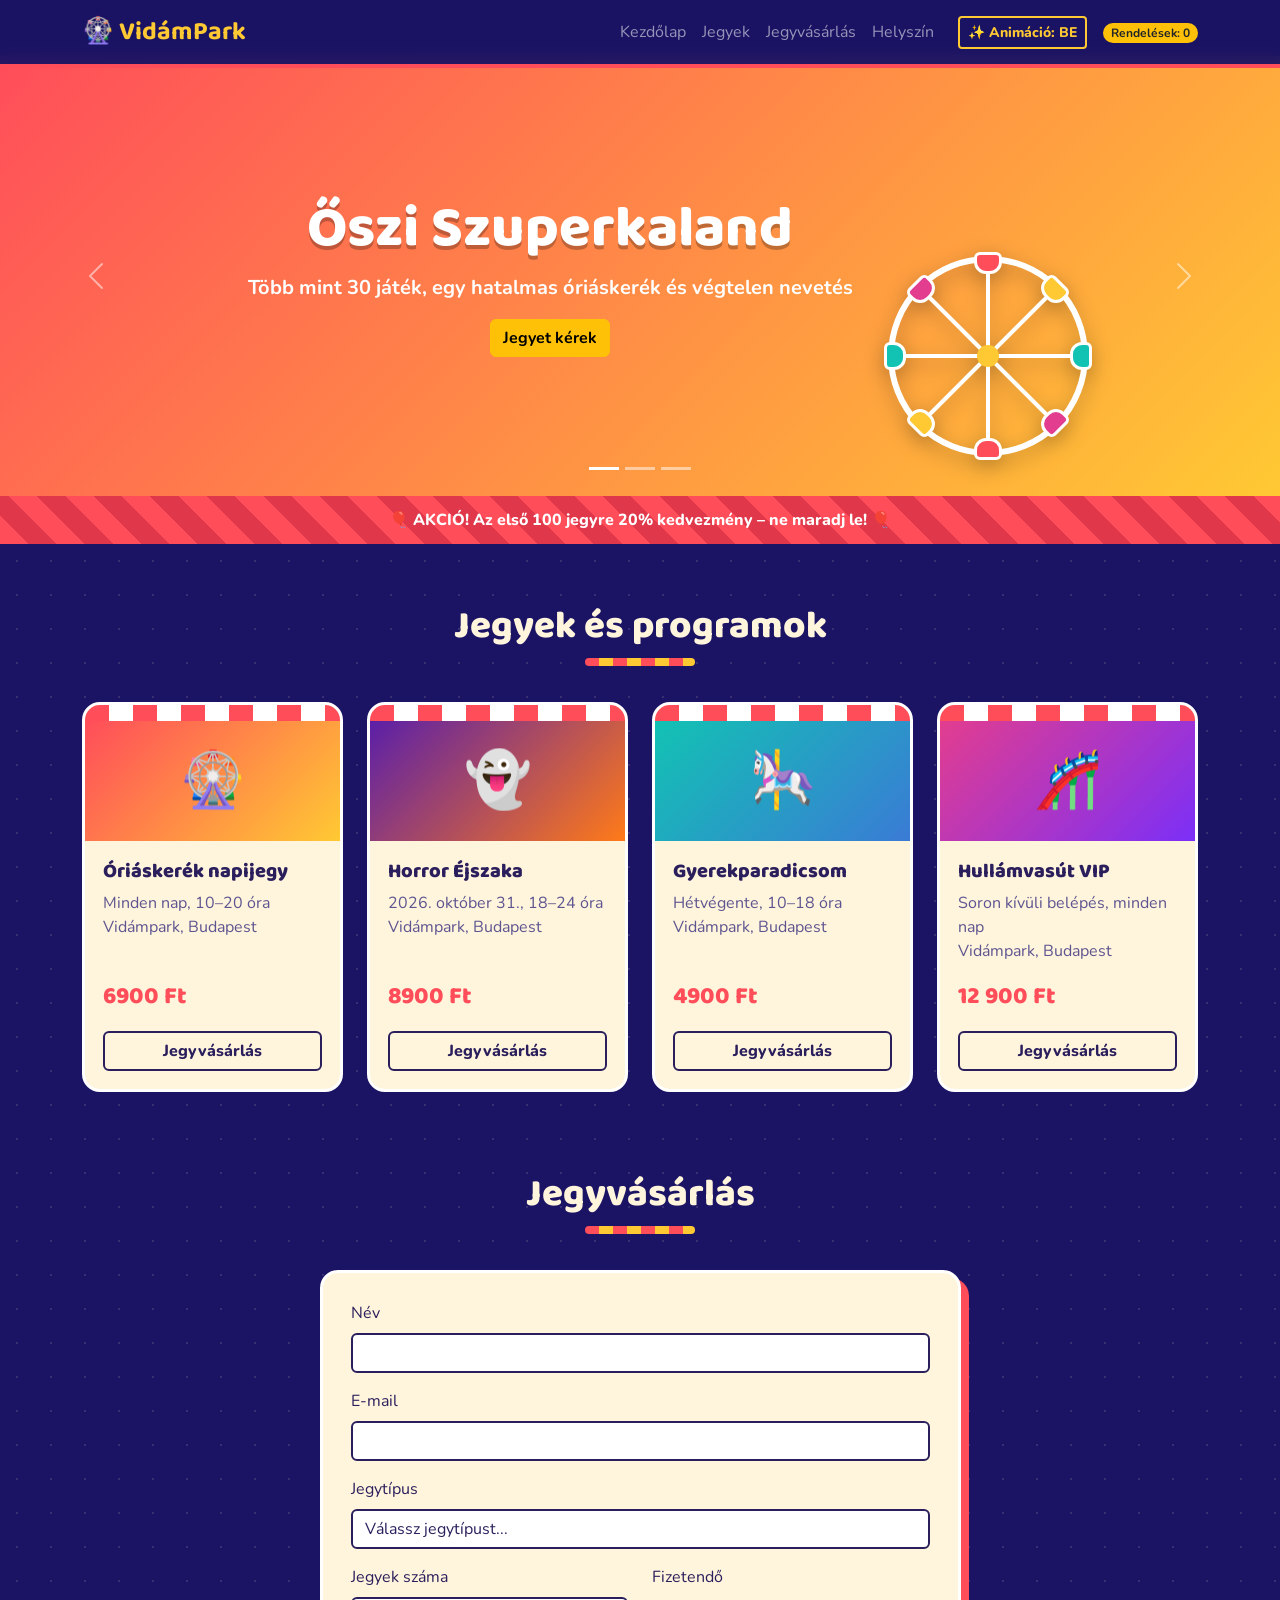
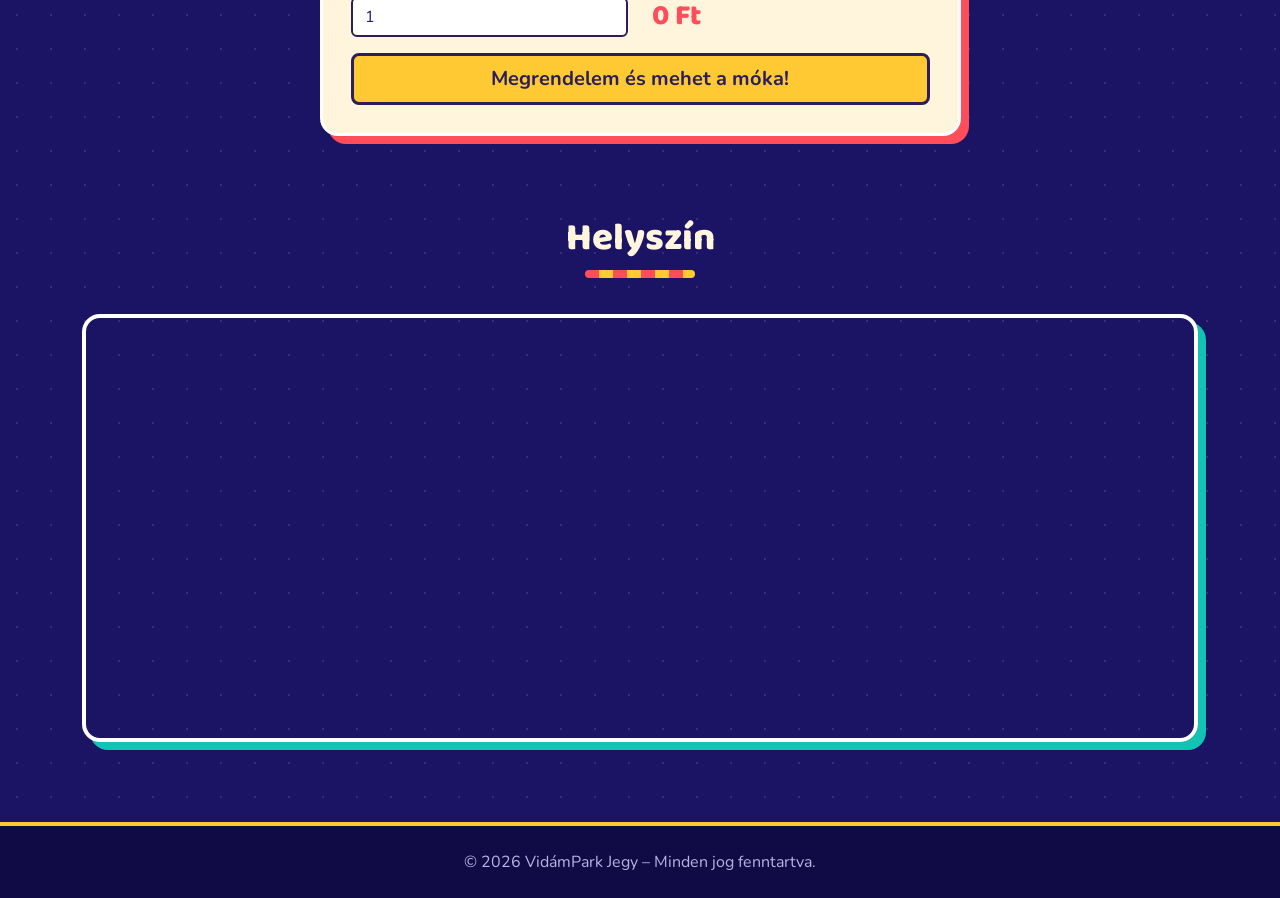
<file: Jegyvásárlás/index.html>
<!DOCTYPE html>
<html lang="hu">
<head>
<meta charset="UTF-8">
<meta name="viewport" content="width=device-width, initial-scale=1">
<title>VidámPark Jegy – Irány a móka!</title>
<link href="https://cdn.jsdelivr.net/npm/bootstrap@5.3.3/dist/css/bootstrap.min.css" rel="stylesheet">
<link href="https://fonts.googleapis.com/css2?family=Baloo+2:wght@600;800&family=Nunito:wght@400;700&display=swap" rel="stylesheet">
<link href="css.css" rel="stylesheet">
</head>
<body>

<nav class="navbar navbar-expand-lg navbar-dark fixed-top">
  <div class="container">
    <a class="navbar-brand fw-bold" href="#top">🎡 VidámPark</a>
    <button class="navbar-toggler" type="button" data-bs-toggle="collapse" data-bs-target="#menu">
      <span class="navbar-toggler-icon"></span>
    </button>
    <div class="collapse navbar-collapse" id="menu">
      <ul class="navbar-nav ms-auto align-items-lg-center">
        <li class="nav-item"><a class="nav-link" href="#top">Kezdőlap</a></li>
        <li class="nav-item"><a class="nav-link" href="#esemenyek">Jegyek</a></li>
        <li class="nav-item"><a class="nav-link" href="#rendeles">Jegyvásárlás</a></li>
        <li class="nav-item"><a class="nav-link" href="#terkep">Helyszín</a></li>
        <li class="nav-item ms-lg-3">
          <button type="button" id="animGomb" class="btn btn-sm btn-outline-warning" aria-pressed="true">✨ Animáció: BE</button>
        </li>
        <li class="nav-item ms-lg-3">
          <span class="badge rounded-pill bg-warning text-dark" id="rendelesSzamlalo">Rendelések: 0</span>
        </li>
      </ul>
    </div>
  </div>
</nav>

<header id="top">
  <div class="kerek" aria-hidden="true"><i></i><i></i><i></i><i></i><b style="--a:0deg;--c:#ff4d5a"><span></span></b><b style="--a:45deg;--c:#ffc933"><span></span></b><b style="--a:90deg;--c:#12c2b3"><span></span></b><b style="--a:135deg;--c:#e23d8f"><span></span></b><b style="--a:180deg;--c:#ff4d5a"><span></span></b><b style="--a:225deg;--c:#ffc933"><span></span></b><b style="--a:270deg;--c:#12c2b3"><span></span></b><b style="--a:315deg;--c:#e23d8f"><span></span></b></div>
  <div id="diavetites" class="carousel slide carousel-fade" data-bs-ride="carousel" data-bs-interval="4000">
    <div class="carousel-indicators" id="diaJelzok"></div>
    <div class="carousel-inner" id="diaTartalom"></div>
    <button class="carousel-control-prev" type="button" data-bs-target="#diavetites" data-bs-slide="prev">
      <span class="carousel-control-prev-icon"></span>
    </button>
    <button class="carousel-control-next" type="button" data-bs-target="#diavetites" data-bs-slide="next">
      <span class="carousel-control-next-icon"></span>
    </button>
  </div>
</header>

<div class="reklam-sav">
  <span class="villogo">🎈 AKCIÓ! Az első 100 jegyre 20% kedvezmény – ne maradj le! 🎈</span>
</div>

<main class="container">

  <section id="esemenyek" class="szekcio">
    <h2 class="cim">Jegyek és programok</h2>
    <div class="row g-4" id="esemenyLista">
      <div class="col-12 text-center text-secondary">Betöltés...</div>
    </div>
  </section>

  <section id="rendeles" class="szekcio">
    <h2 class="cim">Jegyvásárlás</h2>
    <div class="row justify-content-center">
      <div class="col-lg-7">
        <form id="rendelesUrlap" class="urlap-kartya needs-validation" novalidate>
          <div class="mb-3">
            <label for="nev" class="form-label">Név</label>
            <input type="text" class="form-control" id="nev" required minlength="3">
            <div class="invalid-feedback">Kérjük, add meg a neved (legalább 3 karakter).</div>
          </div>
          <div class="mb-3">
            <label for="email" class="form-label">E-mail</label>
            <input type="email" class="form-control" id="email" required>
            <div class="invalid-feedback">Érvényes e-mail címet adj meg.</div>
          </div>
          <div class="mb-3">
            <label for="esemenyValaszto" class="form-label">Jegytípus</label>
            <select class="form-select" id="esemenyValaszto" required>
              <option value="">Válassz jegytípust...</option>
            </select>
            <div class="invalid-feedback">Válassz egy jegytípust.</div>
          </div>
          <div class="row">
            <div class="col-6 mb-3">
              <label for="darab" class="form-label">Jegyek száma</label>
              <input type="number" class="form-control" id="darab" min="1" max="10" value="1" required>
              <div class="invalid-feedback">1 és 10 között adj meg értéket.</div>
            </div>
            <div class="col-6 mb-3">
              <label class="form-label">Fizetendő</label>
              <div class="osszeg" id="osszeg">0 Ft</div>
            </div>
          </div>
          <button type="submit" class="btn btn-warning btn-lg w-100 fw-bold">Megrendelem és mehet a móka!</button>
        </form>
      </div>
    </div>
  </section>

  <section id="terkep" class="szekcio">
    <h2 class="cim">Helyszín</h2>
    <div class="terkep-keret">
      <iframe
        title="Helyszín térkép"
        src="https://www.google.com/maps?q=V%C3%A1rosliget+Budapest+vid%C3%A1mpark&output=embed"
        loading="lazy"
        allowfullscreen
        referrerpolicy="no-referrer-when-downgrade"></iframe>
    </div>
  </section>

</main>

<footer class="lablec text-center">
  <div class="container">© 2026 VidámPark Jegy – Minden jog fenntartva.</div>
</footer>

<div class="toast-container position-fixed bottom-0 end-0 p-3">
  <div id="ertesites" class="toast align-items-center text-bg-success border-0" role="alert" aria-live="assertive" aria-atomic="true">
    <div class="d-flex">
      <div class="toast-body" id="ertesitesSzoveg"></div>
      <button type="button" class="btn-close btn-close-white me-2 m-auto" data-bs-dismiss="toast"></button>
    </div>
  </div>
</div>

<div class="modal fade" id="rendelesModal" tabindex="-1">
  <div class="modal-dialog modal-dialog-centered">
    <div class="modal-content modal-sikeres">
      <div class="modal-header">
        <h5 class="modal-title">🎉 Sikeres megrendelés!</h5>
        <button type="button" class="btn-close" data-bs-dismiss="modal"></button>
      </div>
      <div class="modal-body" id="rendelesOsszegzo"></div>
      <div class="modal-footer">
        <button type="button" class="btn btn-secondary" data-bs-dismiss="modal">Bezár</button>
      </div>
    </div>
  </div>
</div>

<script src="https://cdn.jsdelivr.net/npm/bootstrap@5.3.3/dist/js/bootstrap.bundle.min.js"></script>
<script src="js.js"></script>
</body>
</html>
</file>
<file: Jegyvásárlás/css.css>
:root {
  --hatter: #1b1464;
  --kartya: #fff4dc;
  --kiemel: #ffc933;
  --piros: #ff4d5a;
  --turkiz: #12c2b3;
  --szoveg: #fff4dc;
  --tinta: #2a1f5c;
}

html { scroll-behavior: smooth; scroll-padding-top: 70px; }

body {
  background: var(--hatter);
  background-image: radial-gradient(rgba(255, 244, 220, 0.12) 1.5px, transparent 1.5px);
  background-size: 34px 34px;
  color: var(--szoveg);
  font-family: "Nunito", "Segoe UI", system-ui, sans-serif;
}

h1, h2, h5, .navbar-brand, .ar, .osszeg { font-family: "Baloo 2", "Segoe UI", sans-serif; }

.navbar {
  background: rgba(27, 20, 100, 0.95);
  border-bottom: 4px solid var(--piros);
  backdrop-filter: blur(6px);
}
.navbar-brand { color: var(--kiemel) !important; font-size: 1.6rem; font-weight: 800; }
.nav-link:hover { color: var(--kiemel) !important; }

header { margin-top: 56px; position: relative; overflow: hidden; }

.dia {
  height: 440px;
  display: flex;
  align-items: center;
  justify-content: center;
  text-align: center;
  padding: 0 22% 0 8%;
  color: #fff;
}
.dia h1 { font-weight: 800; font-size: clamp(2rem, 5vw, 3.6rem); text-shadow: 0 4px 0 rgba(0, 0, 0, 0.25); }
.dia p { font-size: 1.25rem; font-weight: 700; }

.kerek {
  --r: 100px;
  position: absolute;
  z-index: 5;
  right: 15%;
  bottom: 40px;
  width: calc(var(--r) * 2);
  height: calc(var(--r) * 2);
  border: 6px solid #fff;
  border-radius: 50%;
  pointer-events: none;
  animation: forog 24s linear infinite;
  filter: drop-shadow(0 6px 10px rgba(0, 0, 0, 0.3));
}
.kerek::after { content: ""; position: absolute; inset: 50% auto auto 50%; width: 22px; height: 22px; margin: -11px; border-radius: 50%; background: var(--kiemel); }
.kerek i { position: absolute; left: 50%; top: 0; width: 4px; height: 100%; margin-left: -2px; background: #fff; }
.kerek i:nth-of-type(2) { transform: rotate(45deg); }
.kerek i:nth-of-type(3) { transform: rotate(90deg); }
.kerek i:nth-of-type(4) { transform: rotate(135deg); }
.kerek b { position: absolute; left: 50%; top: 50%; width: 0; height: 0; transform: rotate(var(--a)) translateY(calc(var(--r) * -1)); }
.kerek b span {
  position: absolute; left: -14px; top: -4px; width: 28px; height: 22px;
  background: var(--c); border: 3px solid #fff; border-radius: 6px 6px 12px 12px;
  transform-origin: 50% 0;
  animation: fuggo 24s linear infinite;
}
@keyframes forog { to { transform: rotate(360deg); } }
@keyframes fuggo {
  from { transform: rotate(calc(var(--a) * -1)); }
  to { transform: rotate(calc(var(--a) * -1 - 360deg)); }
}

.reklam-sav {
  background: repeating-linear-gradient(45deg, var(--piros) 0 20px, #e0384a 20px 40px);
  text-align: center;
  padding: 12px 10px;
  font-weight: 800;
  color: #fff;
}
.villogo { display: inline-block; animation: villog 1s steps(2, start) infinite; }
@keyframes villog { to { visibility: hidden; } }

.szekcio { padding: 60px 0 20px; }
.cim { text-align: center; font-weight: 800; font-size: 2.4rem; margin-bottom: 36px; }
.cim::after {
  content: ""; display: block; width: 110px; height: 8px; margin: 8px auto 0; border-radius: 4px;
  background: repeating-linear-gradient(90deg, var(--piros) 0 14px, var(--kiemel) 14px 28px);
}

.esemeny-kartya {
  position: relative;
  background: var(--kartya);
  color: var(--tinta);
  border-radius: 18px;
  overflow: hidden;
  height: 100%;
  display: flex;
  flex-direction: column;
  border: 3px solid #fff;
  transition: transform 0.2s;
}
.esemeny-kartya::before {
  content: ""; display: block; height: 16px;
  background: repeating-linear-gradient(90deg, var(--piros) 0 24px, #fff 24px 48px);
}
.esemeny-kartya:hover { transform: rotate(-1.5deg) translateY(-6px); }
.esemeny-fejlec { height: 120px; display: flex; align-items: center; justify-content: center; font-size: 3.4rem; }
.esemeny-torzs { padding: 18px; display: flex; flex-direction: column; flex: 1; }
.esemeny-torzs h5 { font-weight: 800; }
.esemeny-torzs .text-secondary { color: #5d5590 !important; }
.ar { color: var(--piros); font-weight: 800; font-size: 1.5rem; margin-top: auto; }
.btn-outline-warning { color: var(--tinta); border: 2px solid var(--tinta); font-weight: 800; }
.btn-outline-warning:hover { background: var(--kiemel); border-color: var(--tinta); color: var(--tinta); }

.urlap-kartya {
  background: var(--kartya);
  color: var(--tinta);
  padding: 28px;
  border-radius: 18px;
  border: 3px solid #fff;
  box-shadow: 8px 8px 0 var(--piros);
}
.urlap-kartya .form-control, .urlap-kartya .form-select { background: #fff; border: 2px solid var(--tinta); color: var(--tinta); }
.urlap-kartya .form-control:focus, .urlap-kartya .form-select:focus { border-color: var(--piros); box-shadow: 0 0 0 0.2rem rgba(255, 77, 90, 0.25); }
.urlap-kartya .btn-warning { background: var(--kiemel); border: 3px solid var(--tinta); color: var(--tinta); }
.urlap-kartya .btn-warning:hover { background: var(--piros); color: #fff; }
.osszeg { font-size: 1.8rem; font-weight: 800; color: var(--piros); line-height: 38px; }

.terkep-keret { border-radius: 18px; overflow: hidden; border: 4px solid #fff; box-shadow: 8px 8px 0 var(--turkiz); }
.terkep-keret iframe { width: 100%; height: 420px; border: 0; display: block; }

.lablec { margin-top: 60px; padding: 24px 0; background: #110b45; color: #b9b3e6; border-top: 4px solid var(--kiemel); }
.modal-sikeres { background: var(--kartya); color: var(--tinta); border: 4px solid #fff; border-radius: 18px; box-shadow: 8px 8px 0 var(--piros); overflow: hidden; }
.modal-sikeres .modal-header { background: repeating-linear-gradient(90deg, var(--piros) 0 24px, #fff 24px 48px); border: 0; }
.modal-sikeres .modal-title { font-family: "Baloo 2", sans-serif; font-weight: 800; background: var(--kartya); padding: 2px 14px; border-radius: 10px; }
.sikeres-ikon { font-size: 4rem; line-height: 1; animation: pattan 0.5s ease-out; }
@keyframes pattan { from { transform: scale(0); } 70% { transform: scale(1.25); } to { transform: scale(1); } }
.jegy-osszegzo { border: 3px dashed var(--tinta); border-radius: 14px; padding: 10px 16px; background: #fff; }
.jegy-osszegzo div { display: flex; justify-content: space-between; gap: 12px; padding: 5px 0; border-bottom: 1px solid #e6dfc8; }
.jegy-osszegzo div:last-child { border: 0; font-size: 1.15rem; }
body.nincs-mozgas .sikeres-ikon { animation: none; }
.navbar .btn-outline-warning { color: var(--kiemel); border-color: var(--kiemel); }
.navbar .btn-outline-warning:hover { background: var(--kiemel); color: var(--tinta); }

.konfetti { position: fixed; top: -20px; width: 10px; height: 16px; z-index: 2000; pointer-events: none; animation: esik linear forwards; }
@keyframes esik { to { top: 105vh; margin-left: 60px; } }

@media (max-width: 768px) {
  .dia { height: 380px; padding: 0 8% 120px; }
  .kerek { --r: 55px; right: 50%; margin-right: -61px; bottom: 12px; }
}
body.nincs-mozgas .kerek,
body.nincs-mozgas .kerek b span,
body.nincs-mozgas .villogo,
body.nincs-mozgas .esemeny-kartya {
  animation: none;
  transition: none;
}
</file>
